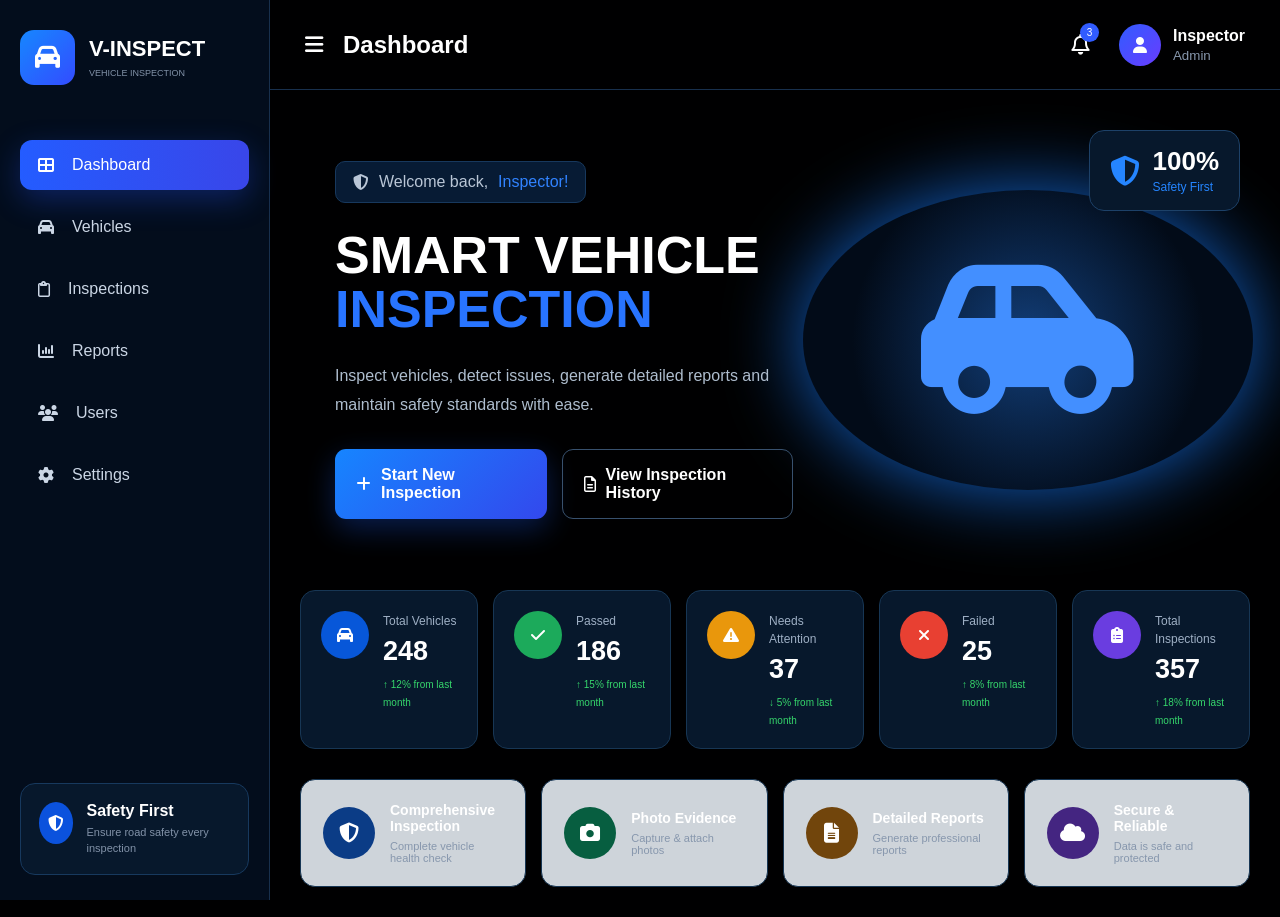
<file: index.html>
<!DOCTYPE html>
<html lang="en">

<head>

    <meta charset="UTF-8">

    <meta name="viewport"
          content="width=device-width, initial-scale=1.0">

    <title>V-INSPECT | Vehicle Inspection System</title>

    <link rel="stylesheet" href="style.css">

    <link rel="stylesheet"
          href="https://cdnjs.cloudflare.com/ajax/libs/font-awesome/6.5.2/css/all.min.css">

</head>


<body>

    <aside class="sidebar">

        <div class="logo">

            <div class="logo-icon">
                <i class="fa-solid fa-car"></i>
            </div>

            <div>
                <h2>V-INSPECT</h2>
                <span>VEHICLE INSPECTION</span>
            </div>

        </div>


        <nav class="sidebar-menu">

            <a href="#" class="active">
                <i class="fa-solid fa-table-cells-large"></i>
                Dashboard
            </a>

            <a href="#">
                <i class="fa-solid fa-car"></i>
                Vehicles
            </a>

            <a href="#">
                <i class="fa-regular fa-clipboard"></i>
                Inspections
            </a>

            <a href="#">
                <i class="fa-solid fa-chart-column"></i>
                Reports
            </a>

            <a href="#">
                <i class="fa-solid fa-users"></i>
                Users
            </a>

            <a href="#">
                <i class="fa-solid fa-gear"></i>
                Settings
            </a>

        </nav>


        <div class="safety-box">

            <div class="safety-icon">
                <i class="fa-solid fa-shield-halved"></i>
            </div>

            <div>
                <h4>Safety First</h4>
                <p>Ensure road safety every inspection</p>
            </div>

        </div>

    </aside>


    <main class="main">

        <header class="topbar">

            <div class="page-title">

                <button class="menu-btn">
                    <i class="fa-solid fa-bars"></i>
                </button>

                <h2>Dashboard</h2>

            </div>


            <div class="profile-area">

                <div class="notification">
                    <i class="fa-regular fa-bell"></i>
                    <span>3</span>
                </div>

                <div class="profile">

                    <div class="profile-image">
                        <i class="fa-solid fa-user"></i>
                    </div>

                    <div>
                        <strong>Inspector</strong>
                        <small>Admin</small>
                    </div>

                </div>

            </div>

        </header>


        <section class="hero">

            <div class="hero-content">

                <div class="welcome">
                    <i class="fa-solid fa-shield-halved"></i>
                    Welcome back, <span>Inspector!</span>
                </div>


                <h1>
                    SMART VEHICLE
                    <strong>INSPECTION</strong>
                </h1>


                <p>
                    Inspect vehicles, detect issues, generate
                    detailed reports and maintain safety
                    standards with ease.
                </p>


                <div class="hero-buttons">

                   <a href="pages/inspection.html" class="primary-btn">
    <i class="fa-solid fa-plus"></i>
    Start New Inspection
</a>

                    <a href="#" class="secondary-btn">
                        <i class="fa-regular fa-file-lines"></i>
                        View Inspection History
                    </a>

                </div>

            </div>


            <div class="hero-car">

                <div class="car-placeholder">
                    <i class="fa-solid fa-car-side"></i>
                </div>

                <div class="safety-badge">

                    <i class="fa-solid fa-shield-halved"></i>

                    <div>
                        <strong>100%</strong>
                        <span>Safety First</span>
                    </div>

                </div>

            </div>

        </section>


        <section class="statistics">


            <div class="stat-card blue">

                <div class="stat-icon">
                    <i class="fa-solid fa-car"></i>
                </div>

                <div>
                    <span>Total Vehicles</span>
                    <strong>248</strong>
                    <small>↑ 12% from last month</small>
                </div>

            </div>


            <div class="stat-card green">

                <div class="stat-icon">
                    <i class="fa-solid fa-check"></i>
                </div>

                <div>
                    <span>Passed</span>
                    <strong>186</strong>
                    <small>↑ 15% from last month</small>
                </div>

            </div>


            <div class="stat-card orange">

                <div class="stat-icon">
                    <i class="fa-solid fa-triangle-exclamation"></i>
                </div>

                <div>
                    <span>Needs Attention</span>
                    <strong>37</strong>
                    <small>↓ 5% from last month</small>
                </div>

            </div>


            <div class="stat-card red">

                <div class="stat-icon">
                    <i class="fa-solid fa-xmark"></i>
                </div>

                <div>
                    <span>Failed</span>
                    <strong>25</strong>
                    <small>↑ 8% from last month</small>
                </div>

            </div>


            <div class="stat-card purple">

                <div class="stat-icon">
                    <i class="fa-solid fa-clipboard-list"></i>
                </div>

                <div>
                    <span>Total Inspections</span>
                    <strong>357</strong>
                    <small>↑ 18% from last month</small>
                </div>

            </div>

        </section>


        <section class="features">


            <div class="feature-card">

                <div class="feature-icon blue-icon">
                    <i class="fa-solid fa-shield-halved"></i>
                </div>

                <div>
                    <h3>Comprehensive Inspection</h3>
                    <p>Complete vehicle health check</p>
                </div>

            </div>


            <div class="feature-card">

                <div class="feature-icon green-icon">
                    <i class="fa-solid fa-camera"></i>
                </div>

                <div>
                    <h3>Photo Evidence</h3>
                    <p>Capture & attach photos</p>
                </div>

            </div>


            <div class="feature-card">

                <div class="feature-icon orange-icon">
                    <i class="fa-solid fa-file-lines"></i>
                </div>

                <div>
                    <h3>Detailed Reports</h3>
                    <p>Generate professional reports</p>
                </div>

            </div>


            <div class="feature-card">

                <div class="feature-icon purple-icon">
                    <i class="fa-solid fa-cloud"></i>
                </div>

                <div>
                    <h3>Secure & Reliable</h3>
                    <p>Data is safe and protected</p>
                </div>

            </div>

        </section>

    </main>

</body>

</html>
</file>
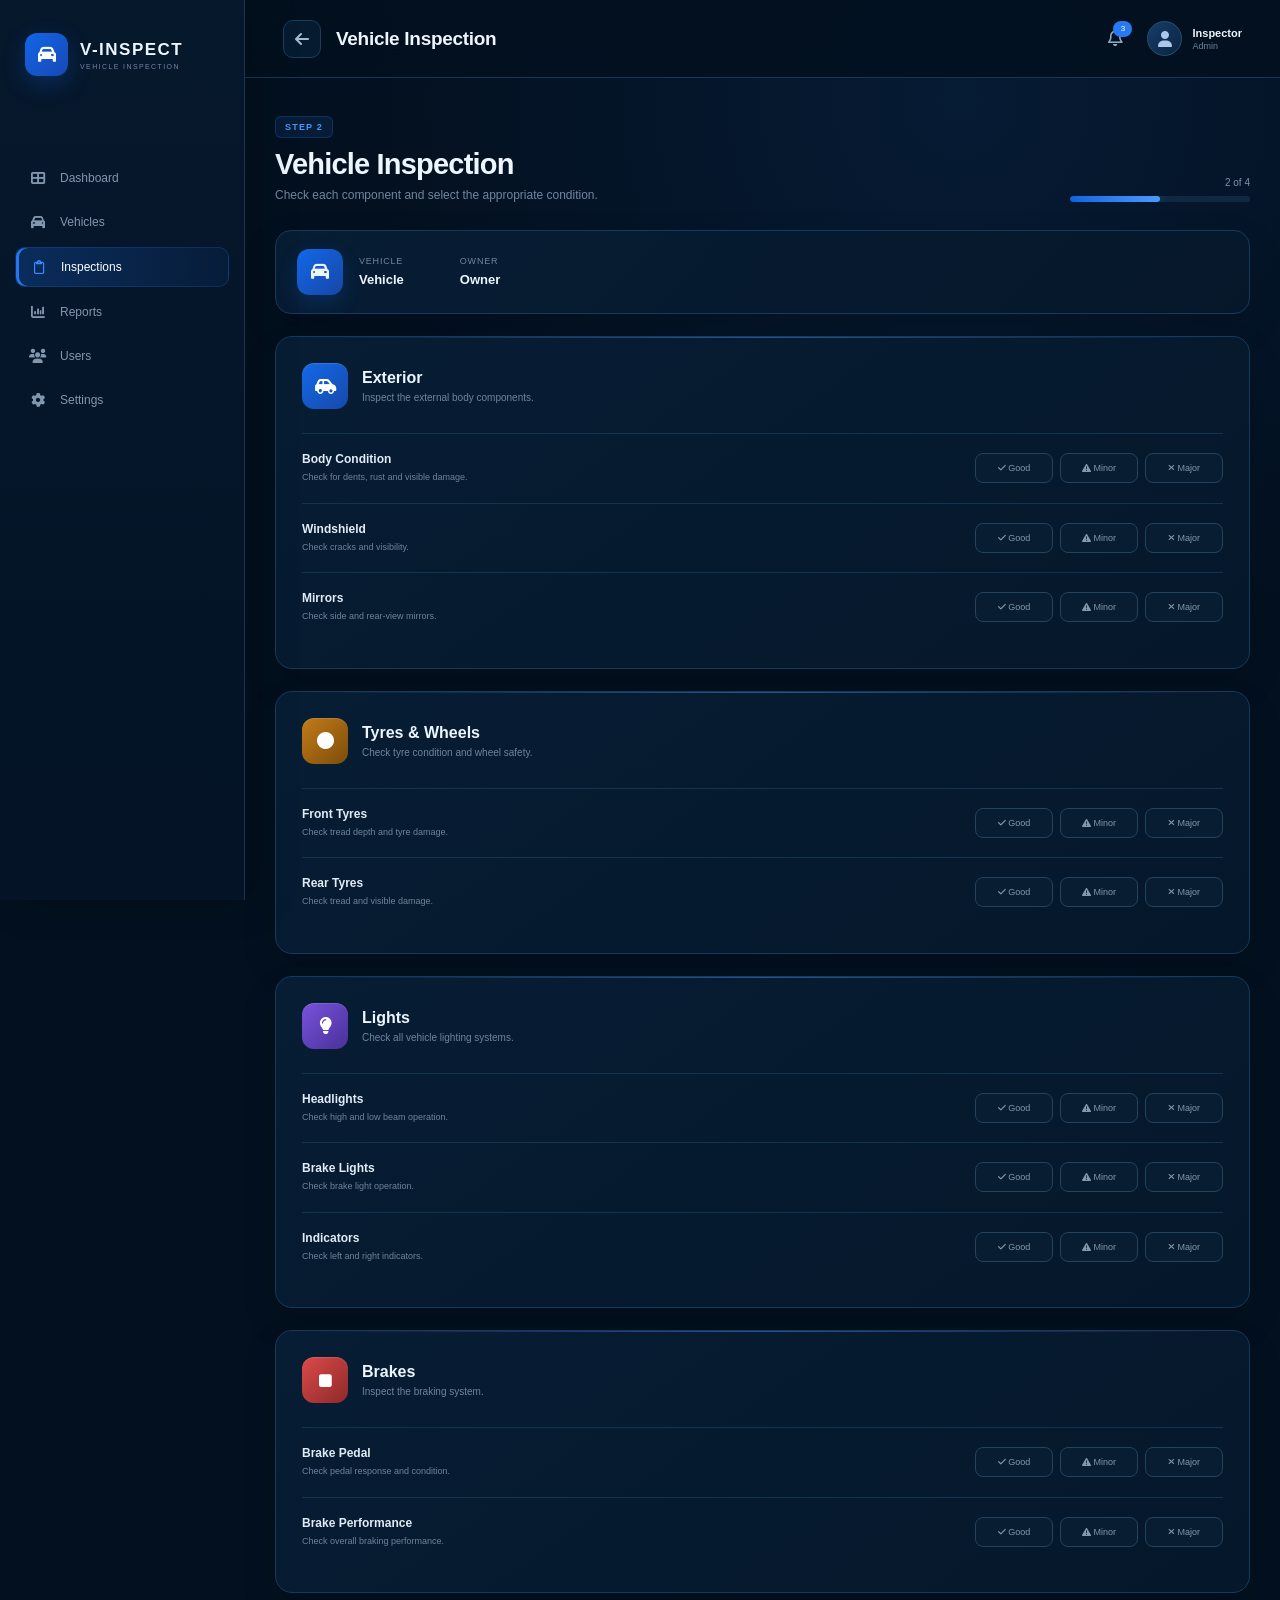
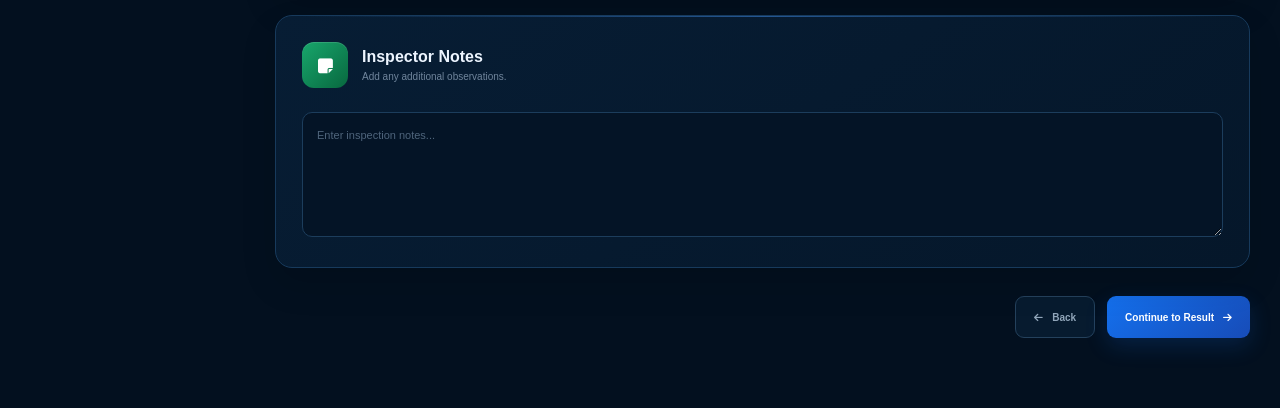
<file: pages/inspection-checklist.html>
<!DOCTYPE html>
<html lang="en">

<head>

    <meta charset="UTF-8">

    <meta name="viewport"
          content="width=device-width, initial-scale=1.0">

    <title>Vehicle Checklist | V-INSPECT</title>

    <link rel="stylesheet" href="../style.css">

    <link rel="stylesheet" href="../inspection.css">

    <link rel="stylesheet"
          href="https://cdnjs.cloudflare.com/ajax/libs/font-awesome/6.5.2/css/all.min.css">

</head>


<body>


<!-- SIDEBAR -->

<aside class="sidebar">

    <div class="logo">

        <div class="logo-icon">
            <i class="fa-solid fa-car"></i>
        </div>

        <div>
            <h2>V-INSPECT</h2>
            <span>VEHICLE INSPECTION</span>
        </div>

    </div>


    <nav class="sidebar-menu">

        <a href="../index.html">
            <i class="fa-solid fa-table-cells-large"></i>
            Dashboard
        </a>

        <a href="vehicles.html">
            <i class="fa-solid fa-car"></i>
            Vehicles
        </a>

        <a href="inspection.html" class="active">
            <i class="fa-regular fa-clipboard"></i>
            Inspections
        </a>

        <a href="reports.html">
            <i class="fa-solid fa-chart-column"></i>
            Reports
        </a>

        <a href="#">
            <i class="fa-solid fa-users"></i>
            Users
        </a>

        <a href="#">
            <i class="fa-solid fa-gear"></i>
            Settings
        </a>

    </nav>

</aside>


<!-- MAIN -->

<main class="main">


    <!-- TOP BAR -->

    <header class="topbar">

        <div class="page-title">

            <a href="inspection.html"
               class="back-button">

                <i class="fa-solid fa-arrow-left"></i>

            </a>

            <h2>Vehicle Inspection</h2>

        </div>


        <div class="profile-area">

            <div class="notification">

                <i class="fa-regular fa-bell"></i>

                <span>3</span>

            </div>


            <div class="profile">

                <div class="profile-image">
                    <i class="fa-solid fa-user"></i>
                </div>

                <div>

                    <strong>Inspector</strong>

                    <small>Admin</small>

                </div>

            </div>

        </div>

    </header>


    <!-- CONTENT -->

    <section class="inspection-container">


        <!-- HEADING -->

        <div class="inspection-heading">

            <div>

                <span class="section-number">
                    STEP 2
                </span>

                <h1>Vehicle Inspection</h1>

                <p>
                    Check each component and select the
                    appropriate condition.
                </p>

            </div>


            <div class="progress">

                <span>2 of 4</span>

                <div class="progress-bar">

                    <div style="width: 50%;"></div>

                </div>

            </div>

        </div>


        <!-- VEHICLE SUMMARY -->

        <div class="vehicle-summary">

            <div class="summary-icon">

                <i class="fa-solid fa-car"></i>

            </div>

            <div>

                <span>Vehicle</span>

                <strong id="summaryVehicle">
                    Vehicle
                </strong>

            </div>

            <div>

                <span>Owner</span>

                <strong id="summaryOwner">
                    Owner
                </strong>

            </div>

        </div>


        <!-- EXTERIOR -->

        <div class="checklist-card">

            <div class="checklist-title">

                <div class="checklist-icon blue">
                    <i class="fa-solid fa-car-side"></i>
                </div>

                <div>
                    <h2>Exterior</h2>
                    <p>Inspect the external body components.</p>
                </div>

            </div>


            <div class="inspection-item">

                <div>
                    <strong>Body Condition</strong>
                    <p>Check for dents, rust and visible damage.</p>
                </div>

                <div class="condition-buttons">

                    <button type="button"
                            class="condition good">
                        <i class="fa-solid fa-check"></i>
                        Good
                    </button>

                    <button type="button"
                            class="condition minor">
                        <i class="fa-solid fa-triangle-exclamation"></i>
                        Minor
                    </button>

                    <button type="button"
                            class="condition major">
                        <i class="fa-solid fa-xmark"></i>
                        Major
                    </button>

                </div>

            </div>


            <div class="inspection-item">

                <div>
                    <strong>Windshield</strong>
                    <p>Check cracks and visibility.</p>
                </div>

                <div class="condition-buttons">

                    <button type="button"
                            class="condition good">
                        <i class="fa-solid fa-check"></i>
                        Good
                    </button>

                    <button type="button"
                            class="condition minor">
                        <i class="fa-solid fa-triangle-exclamation"></i>
                        Minor
                    </button>

                    <button type="button"
                            class="condition major">
                        <i class="fa-solid fa-xmark"></i>
                        Major
                    </button>

                </div>

            </div>


            <div class="inspection-item">

                <div>
                    <strong>Mirrors</strong>
                    <p>Check side and rear-view mirrors.</p>
                </div>

                <div class="condition-buttons">

                    <button type="button"
                            class="condition good">
                        <i class="fa-solid fa-check"></i>
                        Good
                    </button>

                    <button type="button"
                            class="condition minor">
                        <i class="fa-solid fa-triangle-exclamation"></i>
                        Minor
                    </button>

                    <button type="button"
                            class="condition major">
                        <i class="fa-solid fa-xmark"></i>
                        Major
                    </button>

                </div>

            </div>

        </div>


        <!-- TYRES -->

        <div class="checklist-card">

            <div class="checklist-title">

                <div class="checklist-icon orange">
                    <i class="fa-solid fa-circle"></i>
                </div>

                <div>
                    <h2>Tyres & Wheels</h2>
                    <p>Check tyre condition and wheel safety.</p>
                </div>

            </div>


            <div class="inspection-item">

                <div>
                    <strong>Front Tyres</strong>
                    <p>Check tread depth and tyre damage.</p>
                </div>

                <div class="condition-buttons">

                    <button type="button" class="condition good">
                        <i class="fa-solid fa-check"></i>
                        Good
                    </button>

                    <button type="button" class="condition minor">
                        <i class="fa-solid fa-triangle-exclamation"></i>
                        Minor
                    </button>

                    <button type="button" class="condition major">
                        <i class="fa-solid fa-xmark"></i>
                        Major
                    </button>

                </div>

            </div>


            <div class="inspection-item">

                <div>
                    <strong>Rear Tyres</strong>
                    <p>Check tread and visible damage.</p>
                </div>

                <div class="condition-buttons">

                    <button type="button" class="condition good">
                        <i class="fa-solid fa-check"></i>
                        Good
                    </button>

                    <button type="button" class="condition minor">
                        <i class="fa-solid fa-triangle-exclamation"></i>
                        Minor
                    </button>

                    <button type="button" class="condition major">
                        <i class="fa-solid fa-xmark"></i>
                        Major
                    </button>

                </div>

            </div>

        </div>


        <!-- LIGHTS -->

        <div class="checklist-card">

            <div class="checklist-title">

                <div class="checklist-icon purple">
                    <i class="fa-solid fa-lightbulb"></i>
                </div>

                <div>
                    <h2>Lights</h2>
                    <p>Check all vehicle lighting systems.</p>
                </div>

            </div>


            <div class="inspection-item">

                <div>
                    <strong>Headlights</strong>
                    <p>Check high and low beam operation.</p>
                </div>

                <div class="condition-buttons">

                    <button type="button" class="condition good">
                        <i class="fa-solid fa-check"></i>
                        Good
                    </button>

                    <button type="button" class="condition minor">
                        <i class="fa-solid fa-triangle-exclamation"></i>
                        Minor
                    </button>

                    <button type="button" class="condition major">
                        <i class="fa-solid fa-xmark"></i>
                        Major
                    </button>

                </div>

            </div>


            <div class="inspection-item">

                <div>
                    <strong>Brake Lights</strong>
                    <p>Check brake light operation.</p>
                </div>

                <div class="condition-buttons">

                    <button type="button" class="condition good">
                        <i class="fa-solid fa-check"></i>
                        Good
                    </button>

                    <button type="button" class="condition minor">
                        <i class="fa-solid fa-triangle-exclamation"></i>
                        Minor
                    </button>

                    <button type="button" class="condition major">
                        <i class="fa-solid fa-xmark"></i>
                        Major
                    </button>

                </div>

            </div>


            <div class="inspection-item">

                <div>
                    <strong>Indicators</strong>
                    <p>Check left and right indicators.</p>
                </div>

                <div class="condition-buttons">

                    <button type="button" class="condition good">
                        <i class="fa-solid fa-check"></i>
                        Good
                    </button>

                    <button type="button" class="condition minor">
                        <i class="fa-solid fa-triangle-exclamation"></i>
                        Minor
                    </button>

                    <button type="button" class="condition major">
                        <i class="fa-solid fa-xmark"></i>
                        Major
                    </button>

                </div>

            </div>

        </div>


        <!-- BRAKES -->

        <div class="checklist-card">

            <div class="checklist-title">

                <div class="checklist-icon red">
                    <i class="fa-solid fa-stop"></i>
                </div>

                <div>
                    <h2>Brakes</h2>
                    <p>Inspect the braking system.</p>
                </div>

            </div>


            <div class="inspection-item">

                <div>
                    <strong>Brake Pedal</strong>
                    <p>Check pedal response and condition.</p>
                </div>

                <div class="condition-buttons">

                    <button type="button" class="condition good">
                        <i class="fa-solid fa-check"></i>
                        Good
                    </button>

                    <button type="button" class="condition minor">
                        <i class="fa-solid fa-triangle-exclamation"></i>
                        Minor
                    </button>

                    <button type="button" class="condition major">
                        <i class="fa-solid fa-xmark"></i>
                        Major
                    </button>

                </div>

            </div>


            <div class="inspection-item">

                <div>
                    <strong>Brake Performance</strong>
                    <p>Check overall braking performance.</p>
                </div>

                <div class="condition-buttons">

                    <button type="button" class="condition good">
                        <i class="fa-solid fa-check"></i>
                        Good
                    </button>

                    <button type="button" class="condition minor">
                        <i class="fa-solid fa-triangle-exclamation"></i>
                        Minor
                    </button>

                    <button type="button" class="condition major">
                        <i class="fa-solid fa-xmark"></i>
                        Major
                    </button>

                </div>

            </div>

        </div>


        <!-- NOTES -->

        <div class="checklist-card">

            <div class="checklist-title">

                <div class="checklist-icon green">
                    <i class="fa-solid fa-note-sticky"></i>
                </div>

                <div>
                    <h2>Inspector Notes</h2>
                    <p>Add any additional observations.</p>
                </div>

            </div>


            <textarea
                id="inspectionNotes"
                class="inspection-notes"
                placeholder="Enter inspection notes..."></textarea>

        </div>


        <!-- ACTIONS -->

        <div class="form-actions">

            <a href="inspection.html"
               class="cancel-btn">

                <i class="fa-solid fa-arrow-left"></i>
                Back

            </a>


            <button
                type="button"
                class="next-btn"
                id="continueChecklist">

                Continue to Result

                <i class="fa-solid fa-arrow-right"></i>

            </button>

        </div>


    </section>

</main>


<script>

    /*
       Display vehicle information entered
       on Step 1.
    */

    const vehicle =
        localStorage.getItem("vehicleNumber");

    const owner =
        localStorage.getItem("ownerName");


    if (vehicle) {

        document.getElementById(
            "summaryVehicle"
        ).textContent = vehicle;

    }


    if (owner) {

        document.getElementById(
            "summaryOwner"
        ).textContent = owner;

    }


    /*
       Allow only one condition to be selected
       for each inspection item.
    */

    const inspectionItems =
        document.querySelectorAll(".inspection-item");


    inspectionItems.forEach(function(item) {

        const buttons =
            item.querySelectorAll(".condition");


      buttons.forEach(function(button) {

        button.addEventListener("click", function() {

            buttons.forEach(function(btn) {

                btn.classList.remove("selected");

        });

        button.classList.add("selected");

    });

});

    });
document.getElementById("continueChecklist").addEventListener("click", function () {

    let good = 0;
    let minor = 0;
    let major = 0;

    const items = document.querySelectorAll(".inspection-item");

    items.forEach(function (item) {

        const selected = item.querySelector(".condition.selected");

        if (selected) {

            if (selected.classList.contains("good")) {
                good++;
            }

            else if (selected.classList.contains("minor")) {
                minor++;
            }

            else if (selected.classList.contains("major")) {
                major++;
            }

        }

    });

    const notes = document.getElementById("inspectionNotes").value;

    localStorage.setItem("goodCount", good);
    localStorage.setItem("minorCount", minor);
    localStorage.setItem("majorCount", major);
    localStorage.setItem("inspectionNotes", notes);

    window.location.href = "inspection-result.html";

});


</script>


</body>

</html>
</file>
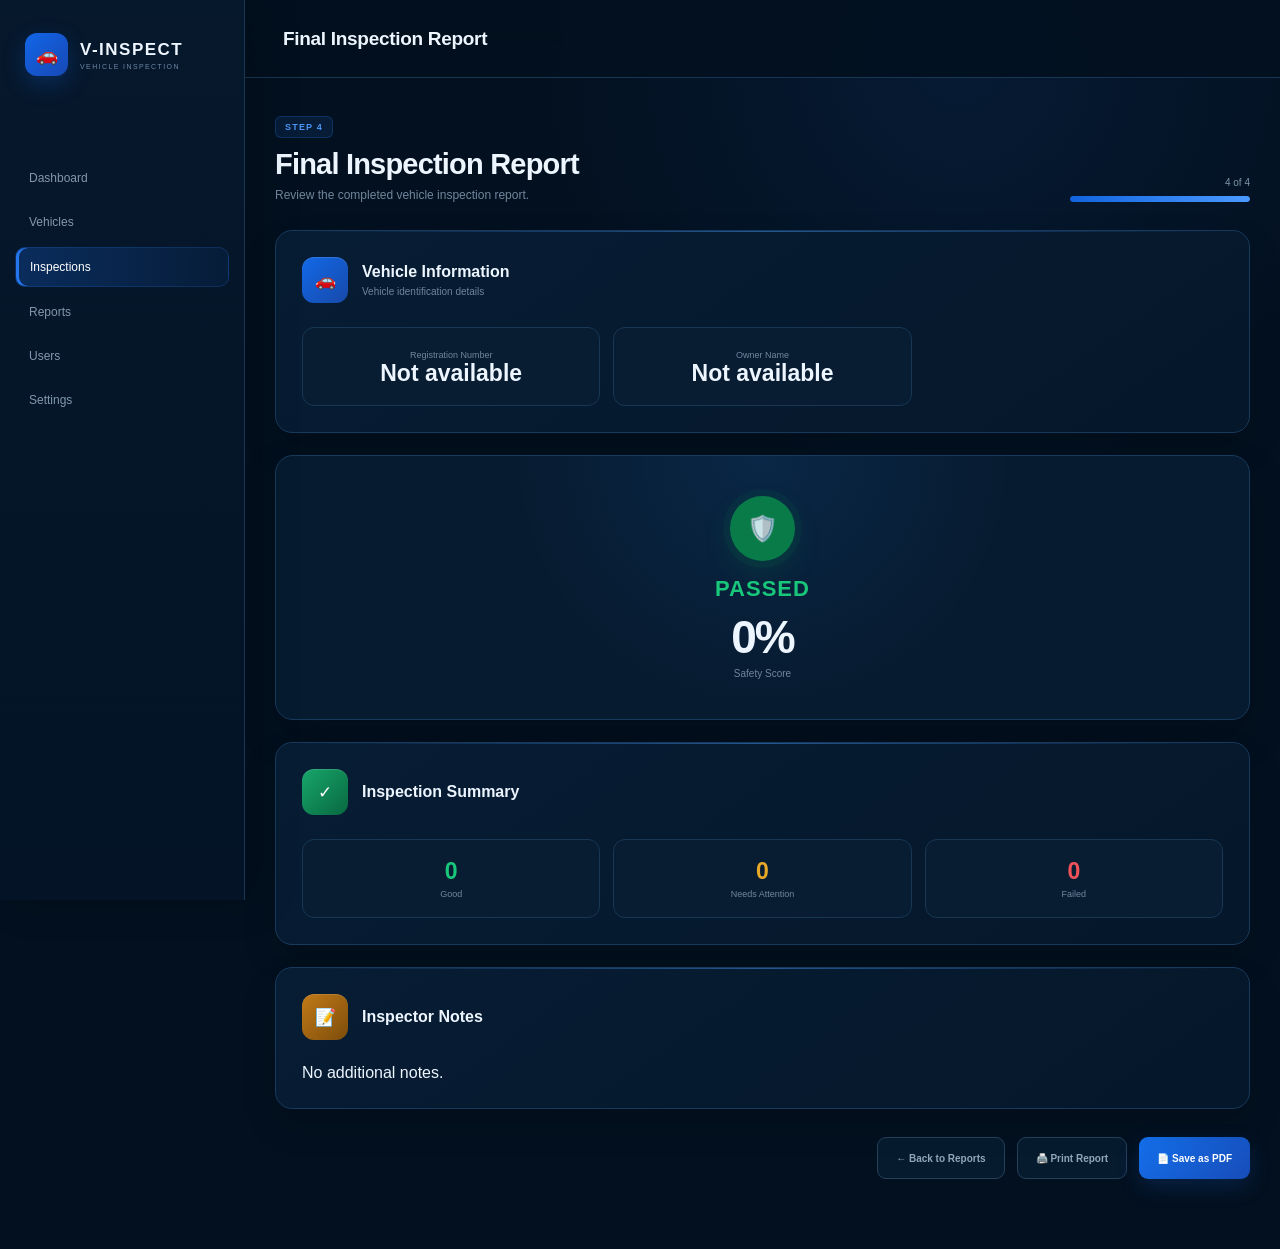
<file: pages/inspection-report.html>
<!DOCTYPE html>
<html lang="en">

<head>

    <meta charset="UTF-8">

    <meta name="viewport"
          content="width=device-width, initial-scale=1.0">

    <title>Inspection Report | V-INSPECT</title>

    <link rel="stylesheet" href="../style.css">

    <link rel="stylesheet" href="../inspection.css">

</head>


<body>


    <!-- ==========================================
         SIDEBAR
    =========================================== -->

    <aside class="sidebar">

        <div class="logo">

            <div class="logo-icon">
                🚗
            </div>

            <div>

                <h2>V-INSPECT</h2>

                <span>
                    VEHICLE INSPECTION
                </span>

            </div>

        </div>


        <nav class="sidebar-menu">

            <a href="../index.html">
                Dashboard
            </a>


            <a href="vehicles.html">
                Vehicles
            </a>


            <a href="inspection.html"
               class="active">

                Inspections

            </a>


            <a href="reports.html">
                Reports
            </a>


            <a href="#">
                Users
            </a>


            <a href="#">
                Settings
            </a>

        </nav>

    </aside>



    <!-- ==========================================
         MAIN CONTENT
    =========================================== -->

    <main class="main">


        <!-- TOP BAR -->

        <header class="topbar">

            <div class="page-title">

                <h2>
                    Final Inspection Report
                </h2>

            </div>

        </header>



        <!-- ==========================================
             INSPECTION CONTENT
        =========================================== -->

        <section class="inspection-container">


            <!-- HEADING -->

            <div class="inspection-heading">

                <div>

                    <span class="section-number">
                        STEP 4
                    </span>


                    <h1>
                        Final Inspection Report
                    </h1>


                    <p>
                        Review the completed vehicle inspection report.
                    </p>

                </div>


                <div class="progress">

                    <span>
                        4 of 4
                    </span>


                    <div class="progress-bar">

                        <div style="width:100%;"></div>

                    </div>

                </div>

            </div>



            <!-- ==========================================
                 VEHICLE INFORMATION
            =========================================== -->

            <div class="checklist-card">


                <div class="checklist-title">


                    <div class="checklist-icon blue">
                        🚗
                    </div>


                    <div>

                        <h2>
                            Vehicle Information
                        </h2>


                        <p>
                            Vehicle identification details
                        </p>

                    </div>


                </div>



                <div class="result-summary">


                    <div class="summary-box">

                        <span>
                            Registration Number
                        </span>


                        <strong id="reportVehicle">
                            -
                        </strong>

                    </div>



                    <div class="summary-box">

                        <span>
                            Owner Name
                        </span>


                        <strong id="reportOwner">
                            -
                        </strong>

                    </div>


                </div>

            </div>



            <!-- ==========================================
                 INSPECTION RESULT
            =========================================== -->

            <div class="result-card">


                <div class="result-icon">
                    🛡️
                </div>


                <h2 id="reportStatus">
                    PASSED
                </h2>


                <div class="score">


                    <strong id="reportScore">
                        0%
                    </strong>


                    <span>
                        Safety Score
                    </span>


                </div>

            </div>



            <!-- ==========================================
                 INSPECTION SUMMARY
            =========================================== -->

            <div class="checklist-card">


                <div class="checklist-title">


                    <div class="checklist-icon green">
                        ✓
                    </div>


                    <div>

                        <h2>
                            Inspection Summary
                        </h2>

                    </div>


                </div>



                <div class="result-summary">


                    <div class="summary-box good-box">

                        <strong id="reportGood">
                            0
                        </strong>


                        <span>
                            Good
                        </span>

                    </div>



                    <div class="summary-box minor-box">

                        <strong id="reportMinor">
                            0
                        </strong>


                        <span>
                            Needs Attention
                        </span>

                    </div>



                    <div class="summary-box major-box">

                        <strong id="reportMajor">
                            0
                        </strong>


                        <span>
                            Failed
                        </span>

                    </div>


                </div>

            </div>



            <!-- ==========================================
                 INSPECTOR NOTES
            =========================================== -->

            <div class="checklist-card">


                <div class="checklist-title">


                    <div class="checklist-icon orange">
                        📝
                    </div>


                    <div>

                        <h2>
                            Inspector Notes
                        </h2>

                    </div>


                </div>


                <p id="reportNotes">
                    No additional notes.
                </p>


            </div>



            <!-- ==========================================
                 ACTION BUTTONS
            =========================================== -->

            <div class="form-actions">


                <button
                    class="cancel-btn"
                    onclick="goBackToReports()">

                    ← Back to Reports

                </button>



                <button
                    class="cancel-btn"
                    onclick="window.print()">

                    🖨️ Print Report

                </button>



                <button
                    class="next-btn"
                    onclick="window.print()">

                    📄 Save as PDF

                </button>


            </div>


        </section>


    </main>



    <!-- ==========================================
         JAVASCRIPT
    =========================================== -->

    <script>


        // ==========================================
        // GET SELECTED INSPECTION ID
        // ==========================================

        const selectedId =
            localStorage.getItem(
                "selectedInspectionId"
            );



        // ==========================================
        // GET ALL SAVED INSPECTIONS
        // ==========================================

        const inspections =
            JSON.parse(
                localStorage.getItem("inspections")
            ) || [];



        // ==========================================
        // FIND SELECTED INSPECTION
        // ==========================================

        let inspection = null;



        if (selectedId) {

            inspection =
                inspections.find(
                    item =>
                        String(item.id) ===
                        String(selectedId)
                );

        }



        // ==========================================
        // IF NO SELECTED INSPECTION
        // USE CURRENT INSPECTION DATA
        // ==========================================

        if (!inspection) {


            const vehicle =
                localStorage.getItem(
                    "vehicleNumber"
                ) || "Not available";


            const owner =
                localStorage.getItem(
                    "ownerName"
                ) || "Not available";


            const good =
                Number(
                    localStorage.getItem(
                        "goodCount"
                    )
                ) || 0;


            const minor =
                Number(
                    localStorage.getItem(
                        "minorCount"
                    )
                ) || 0;


            const major =
                Number(
                    localStorage.getItem(
                        "majorCount"
                    )
                ) || 0;


            const notes =
                localStorage.getItem(
                    "inspectionNotes"
                ) || "No additional notes.";



            // Calculate score

            const total =
                good + minor + major;


            let score = 0;


            if (total > 0) {

                score =
                    Math.round(
                        (
                            (
                                good +
                                (minor * 0.5)
                            ) / total
                        ) * 100
                    );

            }



            // Determine status

            let status =
                "PASSED";


            if (major > 0) {

                status =
                    "FAILED";

            }

            else if (minor > 0) {

                status =
                    "NEEDS ATTENTION";

            }



            // Create temporary display object

            inspection = {

                vehicle: vehicle,

                owner: owner,

                good: good,

                minor: minor,

                major: major,

                score: score,

                status: status,

                notes: notes

            };

        }



        // ==========================================
        // DISPLAY INSPECTION
        // ==========================================

        document.getElementById(
            "reportVehicle"
        ).textContent =
            inspection.vehicle || "-";



        document.getElementById(
            "reportOwner"
        ).textContent =
            inspection.owner || "-";



        document.getElementById(
            "reportGood"
        ).textContent =
            inspection.good || 0;



        document.getElementById(
            "reportMinor"
        ).textContent =
            inspection.minor || 0;



        document.getElementById(
            "reportMajor"
        ).textContent =
            inspection.major || 0;



        document.getElementById(
            "reportScore"
        ).textContent =
            (inspection.score || 0) + "%";



        document.getElementById(
            "reportStatus"
        ).textContent =
            inspection.status || "PASSED";



        document.getElementById(
            "reportNotes"
        ).textContent =
            inspection.notes ||
            "No additional notes.";



        // ==========================================
        // BACK TO REPORTS
        // ==========================================

        function goBackToReports() {

            window.location.href =
                "reports.html";

        }


    </script>


</body>

</html>
</file>
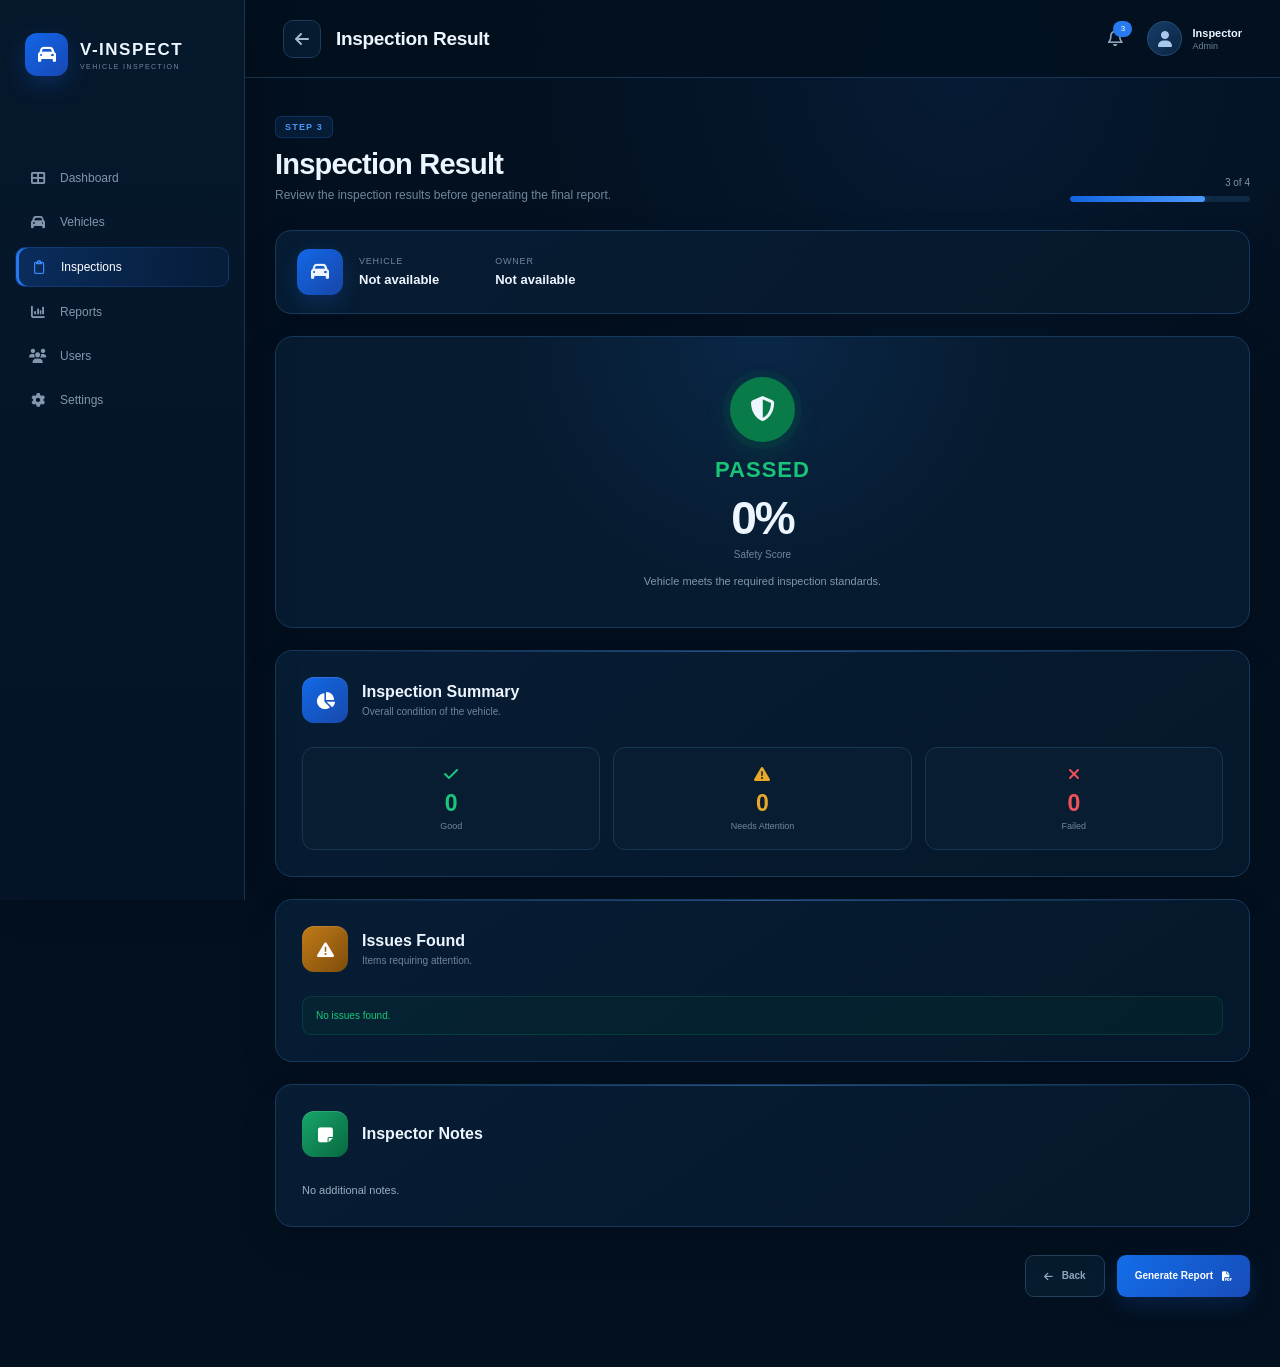
<file: pages/inspection-result.html>
<!DOCTYPE html>
<html lang="en">

<head>

    <meta charset="UTF-8">

    <meta name="viewport"
          content="width=device-width, initial-scale=1.0">

    <title>Inspection Result | V-INSPECT</title>

    <link rel="stylesheet" href="../style.css">

    <link rel="stylesheet" href="../inspection.css">

    <link rel="stylesheet"
          href="https://cdnjs.cloudflare.com/ajax/libs/font-awesome/6.5.2/css/all.min.css">

</head>


<body>


<!-- =========================
     SIDEBAR
========================= -->

<aside class="sidebar">

    <div class="logo">

        <div class="logo-icon">
            <i class="fa-solid fa-car"></i>
        </div>

        <div>
            <h2>V-INSPECT</h2>
            <span>VEHICLE INSPECTION</span>
        </div>

    </div>


    <nav class="sidebar-menu">

        <a href="../index.html">
            <i class="fa-solid fa-table-cells-large"></i>
            Dashboard
        </a>

        <a href="vehicles.html">
            <i class="fa-solid fa-car"></i>
            Vehicles
        </a>

        <a href="inspection.html" class="active">
            <i class="fa-regular fa-clipboard"></i>
            Inspections
        </a>

        <a href="reports.html">
            <i class="fa-solid fa-chart-column"></i>
            Reports
        </a>

        <a href="#">
            <i class="fa-solid fa-users"></i>
            Users
        </a>

        <a href="#">
            <i class="fa-solid fa-gear"></i>
            Settings
        </a>

    </nav>

</aside>



<!-- =========================
     MAIN CONTENT
========================= -->

<main class="main">


<header class="topbar">

    <div class="page-title">

        <a href="inspection-checklist.html"
           class="back-button">

            <i class="fa-solid fa-arrow-left"></i>

        </a>

        <h2>
            Inspection Result
        </h2>

    </div>


    <div class="profile-area">

        <div class="notification">

            <i class="fa-regular fa-bell"></i>

            <span>3</span>

        </div>


        <div class="profile">

            <div class="profile-image">
                <i class="fa-solid fa-user"></i>
            </div>

            <div>

                <strong>Inspector</strong>

                <small>Admin</small>

            </div>

        </div>

    </div>

</header>



<section class="inspection-container">


    <!-- =========================
         HEADING
    ========================= -->

    <div class="inspection-heading">

        <div>

            <span class="section-number">
                STEP 3
            </span>

            <h1>
                Inspection Result
            </h1>

            <p>
                Review the inspection results before
                generating the final report.
            </p>

        </div>


        <div class="progress">

            <span>
                3 of 4
            </span>

            <div class="progress-bar">

                <div style="width:75%;"></div>

            </div>

        </div>

    </div>



    <!-- =========================
         VEHICLE INFORMATION
    ========================= -->

    <div class="vehicle-summary">


        <div class="summary-icon">

            <i class="fa-solid fa-car"></i>

        </div>


        <div>

            <span>
                Vehicle
            </span>

            <strong id="resultVehicle">
                Vehicle
            </strong>

        </div>


        <div>

            <span>
                Owner
            </span>

            <strong id="resultOwner">
                Owner
            </strong>

        </div>


    </div>



    <!-- =========================
         RESULT
    ========================= -->

    <div class="result-card">

        <div class="result-icon">

            <i class="fa-solid fa-shield-halved"></i>

        </div>


        <h2 id="resultStatus">
            PASSED
        </h2>


        <div class="score">

            <strong id="score">
                0%
            </strong>

            <span>
                Safety Score
            </span>

        </div>


        <p id="resultMessage">

            Vehicle meets the required
            inspection standards.

        </p>

    </div>



    <!-- =========================
         SUMMARY
    ========================= -->

    <div class="checklist-card">


        <div class="checklist-title">

            <div class="checklist-icon blue">

                <i class="fa-solid fa-chart-pie"></i>

            </div>


            <div>

                <h2>
                    Inspection Summary
                </h2>

                <p>
                    Overall condition of the vehicle.
                </p>

            </div>

        </div>



        <div class="result-summary">


            <div class="summary-box good-box">

                <i class="fa-solid fa-check"></i>

                <strong id="goodCount">
                    0
                </strong>

                <span>
                    Good
                </span>

            </div>


            <div class="summary-box minor-box">

                <i class="fa-solid fa-triangle-exclamation"></i>

                <strong id="minorCount">
                    0
                </strong>

                <span>
                    Needs Attention
                </span>

            </div>


            <div class="summary-box major-box">

                <i class="fa-solid fa-xmark"></i>

                <strong id="majorCount">
                    0
                </strong>

                <span>
                    Failed
                </span>

            </div>


        </div>

    </div>



    <!-- =========================
         ISSUES
    ========================= -->

    <div class="checklist-card">


        <div class="checklist-title">

            <div class="checklist-icon orange">

                <i class="fa-solid fa-triangle-exclamation"></i>

            </div>


            <div>

                <h2>
                    Issues Found
                </h2>

                <p>
                    Items requiring attention.
                </p>

            </div>

        </div>


        <div id="issuesList">

            <p class="no-issues">
                No issues found.
            </p>

        </div>


    </div>



    <!-- =========================
         NOTES
    ========================= -->

    <div class="checklist-card">


        <div class="checklist-title">

            <div class="checklist-icon green">

                <i class="fa-solid fa-note-sticky"></i>

            </div>


            <div>

                <h2>
                    Inspector Notes
                </h2>

            </div>

        </div>


        <p id="resultNotes"
           class="result-notes">

            No additional notes.

        </p>


    </div>



    <!-- =========================
         BUTTONS
    ========================= -->

    <div class="form-actions">


        <a href="inspection-checklist.html"
           class="cancel-btn">

            <i class="fa-solid fa-arrow-left"></i>

            Back

        </a>


        <button
            type="button"
            class="next-btn"
            onclick="saveInspection()">

            Generate Report

            <i class="fa-solid fa-file-pdf"></i>

        </button>


    </div>


</section>

</main>



<script>


/* ==========================================
   GET INSPECTION DATA
========================================== */

const vehicle =
    localStorage.getItem("vehicleNumber") ||
    "Not available";


const owner =
    localStorage.getItem("ownerName") ||
    "Not available";


const good =
    Number(
        localStorage.getItem("goodCount")
    ) || 0;


const minor =
    Number(
        localStorage.getItem("minorCount")
    ) || 0;


const major =
    Number(
        localStorage.getItem("majorCount")
    ) || 0;


const notes =
    localStorage.getItem("inspectionNotes") ||
    "No additional notes.";



/* ==========================================
   DISPLAY VEHICLE
========================================== */

document.getElementById(
    "resultVehicle"
).textContent = vehicle;


document.getElementById(
    "resultOwner"
).textContent = owner;



/* ==========================================
   DISPLAY COUNTS
========================================== */

document.getElementById(
    "goodCount"
).textContent = good;


document.getElementById(
    "minorCount"
).textContent = minor;


document.getElementById(
    "majorCount"
).textContent = major;



/* ==========================================
   CALCULATE SCORE
========================================== */

const total =
    good + minor + major;


let score = 0;


if (total > 0) {

    score =
        Math.round(
            (
                (
                    good +
                    (minor * 0.5)
                ) / total
            ) * 100
        );

}


document.getElementById(
    "score"
).textContent =
    score + "%";



/* ==========================================
   DETERMINE STATUS
========================================== */

let inspectionStatus =
    "PASSED";


const statusElement =
    document.getElementById(
        "resultStatus"
    );


const messageElement =
    document.getElementById(
        "resultMessage"
    );


if (major > 0) {

    inspectionStatus =
        "FAILED";

    statusElement.textContent =
        "FAILED";

    statusElement.style.color =
        "#ed4b4b";

    messageElement.textContent =
        "Major issues were found. The vehicle requires attention before approval.";

}


else if (minor > 0) {

    inspectionStatus =
        "NEEDS ATTENTION";

    statusElement.textContent =
        "NEEDS ATTENTION";

    statusElement.style.color =
        "#e6a516";

    messageElement.textContent =
        "Minor issues were found. Review the recommended repairs.";

}


else {

    inspectionStatus =
        "PASSED";

    statusElement.textContent =
        "PASSED";

    statusElement.style.color =
        "#18c477";

    messageElement.textContent =
        "Vehicle meets the required inspection standards.";

}



/* ==========================================
   DISPLAY NOTES
========================================== */

document.getElementById(
    "resultNotes"
).textContent = notes;



/* ==========================================
   SAVE INSPECTION
========================================== */

function saveInspection() {


    /* Get old inspections */

    let inspections =
        JSON.parse(
            localStorage.getItem(
                "inspections"
            )
        ) || [];



    /* Create a unique ID */

    const inspectionId =
        Date.now();



    /* Create inspection */

    const inspection = {

        id: inspectionId,

        vehicle: vehicle,

        owner: owner,

        good: good,

        minor: minor,

        major: major,

        score: score,

        status: inspectionStatus,

        notes: notes,

        date:
            new Date().toLocaleDateString()

    };



    /* Add inspection */

    inspections.push(
        inspection
    );



    /* Save inspections */

    localStorage.setItem(
        "inspections",
        JSON.stringify(
            inspections
        )
    );



    /* Remember selected inspection */

    localStorage.setItem(
        "selectedInspectionId",
        inspectionId
    );



    /* Open final report */

    window.location.href =
        "inspection-report.html";

}


</script>


</body>

</html>
</file>
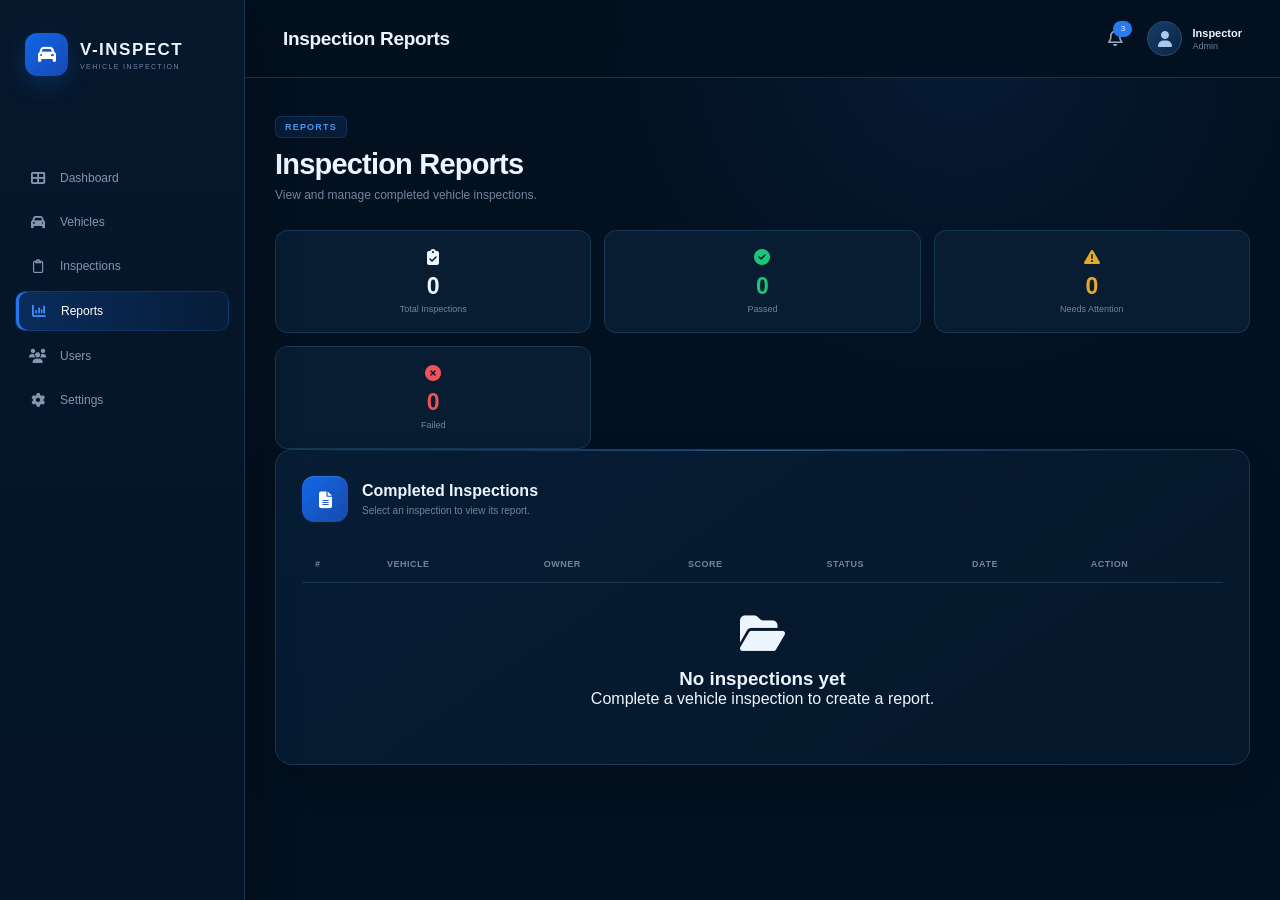
<file: pages/reports.html>
<!DOCTYPE html>
<html lang="en">

<head>

    <meta charset="UTF-8">

    <meta name="viewport"
          content="width=device-width, initial-scale=1.0">

    <title>Reports | V-INSPECT</title>

    <link rel="stylesheet" href="../style.css">

    <link rel="stylesheet" href="../inspection.css">

    <link rel="stylesheet"
          href="https://cdnjs.cloudflare.com/ajax/libs/font-awesome/6.5.2/css/all.min.css">

</head>


<body>


<!-- SIDEBAR -->

<aside class="sidebar">

    <div class="logo">

        <div class="logo-icon">
            <i class="fa-solid fa-car"></i>
        </div>

        <div>

            <h2>V-INSPECT</h2>

            <span>
                VEHICLE INSPECTION
            </span>

        </div>

    </div>


    <nav class="sidebar-menu">

        <a href="../index.html">

            <i class="fa-solid fa-table-cells-large"></i>

            Dashboard

        </a>


        <a href="vehicles.html">

            <i class="fa-solid fa-car"></i>

            Vehicles

        </a>


        <a href="inspection.html">

            <i class="fa-regular fa-clipboard"></i>

            Inspections

        </a>


        <a href="reports.html"
           class="active">

            <i class="fa-solid fa-chart-column"></i>

            Reports

        </a>


        <a href="#">

            <i class="fa-solid fa-users"></i>

            Users

        </a>


        <a href="#">

            <i class="fa-solid fa-gear"></i>

            Settings

        </a>

    </nav>

</aside>



<!-- MAIN -->

<main class="main">


<!-- TOPBAR -->

<header class="topbar">

    <div class="page-title">

        <h2>
            Inspection Reports
        </h2>

    </div>


    <div class="profile-area">

        <div class="notification">

            <i class="fa-regular fa-bell"></i>

            <span>3</span>

        </div>


        <div class="profile">

            <div class="profile-image">

                <i class="fa-solid fa-user"></i>

            </div>


            <div>

                <strong>
                    Inspector
                </strong>

                <small>
                    Admin
                </small>

            </div>

        </div>

    </div>

</header>



<!-- CONTENT -->

<section class="inspection-container">


    <!-- PAGE HEADING -->

    <div class="inspection-heading">

        <div>

            <span class="section-number">
                REPORTS
            </span>

            <h1>
                Inspection Reports
            </h1>

            <p>
                View and manage completed vehicle inspections.
            </p>

        </div>

    </div>



    <!-- STATISTICS -->

    <div class="result-summary">


        <div class="summary-box">

            <i class="fa-solid fa-clipboard-check"></i>

            <strong id="totalInspections">
                0
            </strong>

            <span>
                Total Inspections
            </span>

        </div>


        <div class="summary-box good-box">

            <i class="fa-solid fa-circle-check"></i>

            <strong id="passedInspections">
                0
            </strong>

            <span>
                Passed
            </span>

        </div>


        <div class="summary-box minor-box">

            <i class="fa-solid fa-triangle-exclamation"></i>

            <strong id="attentionInspections">
                0
            </strong>

            <span>
                Needs Attention
            </span>

        </div>


        <div class="summary-box major-box">

            <i class="fa-solid fa-circle-xmark"></i>

            <strong id="failedInspections">
                0
            </strong>

            <span>
                Failed
            </span>

        </div>


    </div>



    <!-- REPORT TABLE -->

    <div class="checklist-card">


        <div class="checklist-title">

            <div class="checklist-icon blue">

                <i class="fa-solid fa-file-lines"></i>

            </div>


            <div>

                <h2>
                    Completed Inspections
                </h2>

                <p>
                    Select an inspection to view its report.
                </p>

            </div>

        </div>



        <div class="table-container">

            <table class="inspection-table">

                <thead>

                    <tr>

                        <th>
                            #
                        </th>

                        <th>
                            Vehicle
                        </th>

                        <th>
                            Owner
                        </th>

                        <th>
                            Score
                        </th>

                        <th>
                            Status
                        </th>

                        <th>
                            Date
                        </th>

                        <th>
                            Action
                        </th>

                    </tr>

                </thead>


                <tbody id="reportsTable">

                </tbody>

            </table>

        </div>


        <div id="emptyMessage"
             style="display:none; text-align:center; padding:30px;">

            <i class="fa-solid fa-folder-open"
               style="font-size:40px; margin-bottom:15px;">
            </i>

            <h3>
                No inspections yet
            </h3>

            <p>
                Complete a vehicle inspection to create a report.
            </p>

        </div>


    </div>



</section>

</main>



<script>


// ==========================================
// GET SAVED INSPECTIONS
// ==========================================

let inspections =
    JSON.parse(
        localStorage.getItem(
            "inspections"
        )
    ) || [];



// ==========================================
// STATISTICS
// ==========================================

let passed = 0;

let attention = 0;

let failed = 0;


inspections.forEach(
    function(inspection) {

        if (
            inspection.status === "PASSED"
        ) {

            passed++;

        }

        else if (
            inspection.status === "NEEDS ATTENTION"
        ) {

            attention++;

        }

        else if (
            inspection.status === "FAILED"
        ) {

            failed++;

        }

    }
);



// ==========================================
// DISPLAY STATISTICS
// ==========================================

document.getElementById(
    "totalInspections"
).textContent =
    inspections.length;


document.getElementById(
    "passedInspections"
).textContent =
    passed;


document.getElementById(
    "attentionInspections"
).textContent =
    attention;


document.getElementById(
    "failedInspections"
).textContent =
    failed;



// ==========================================
// DISPLAY TABLE
// ==========================================

const table =
    document.getElementById(
        "reportsTable"
    );


const emptyMessage =
    document.getElementById(
        "emptyMessage"
    );



if (inspections.length === 0) {

    emptyMessage.style.display =
        "block";

}


else {

    // Show newest first

    inspections
        .slice()
        .reverse()
        .forEach(
            function(inspection, index) {


                const row =
                    document.createElement(
                        "tr"
                    );


                // Status class

                let statusClass =
                    "status-passed";


                if (
                    inspection.status ===
                    "FAILED"
                ) {

                    statusClass =
                        "status-failed";

                }

                else if (
                    inspection.status ===
                    "NEEDS ATTENTION"
                ) {

                    statusClass =
                        "status-attention";

                }



                row.innerHTML = `

                    <td>
                        ${index + 1}
                    </td>

                    <td>
                        <strong>
                            ${inspection.vehicle}
                        </strong>
                    </td>

                    <td>
                        ${inspection.owner}
                    </td>

                    <td>
                        <strong>
                            ${inspection.score}%
                        </strong>
                    </td>

                    <td>

                        <span class="${statusClass}">
                            ${inspection.status}
                        </span>

                    </td>

                    <td>
                        ${inspection.date}
                    </td>

                    <td>

                        <button
                            class="next-btn"
                            onclick="viewReport(${inspection.id})">

                            <i class="fa-solid fa-eye"></i>

                            View

                        </button>

                    </td>

                `;


                table.appendChild(
                    row
                );

            }
        );

}



// ==========================================
// VIEW SPECIFIC REPORT
// ==========================================

function viewReport(id) {

    localStorage.setItem(
        "selectedInspectionId",
        id
    );


    window.location.href =
        "inspection-report.html";

}


</script>


</body>

</html>
</file>
<file: style.css>
* {
    margin: 0;
    padding: 0;
    box-sizing: border-box;
}

body {
    font-family: Arial, sans-serif;
    background: #000001;
    color: white;
}


/* SIDEBAR */

.sidebar {
    position: fixed;
    left: 0;
    top: 0;

    width: 270px;
    height: 100vh;

    background: #030d1c;

    border-right: 1px solid #18304d;

    padding: 30px 20px;
}


.logo {
    display: flex;
    align-items: center;

    gap: 14px;

    margin-bottom: 55px;
}


.logo-icon {
    width: 55px;
    height: 55px;

    background: linear-gradient(
        135deg,
        #1687ff,
        #334cff
    );

    border-radius: 14px;

    display: flex;
    align-items: center;
    justify-content: center;

    font-size: 25px;
}


.logo h2 {
    font-size: 22px;
}


.logo span {
    font-size: 9px;
    color: #8292a8;
}


/* MENU */

.sidebar-menu {
    display: flex;
    flex-direction: column;

    gap: 12px;
}


.sidebar-menu a {
    color: #cbd6e5;

    text-decoration: none;

    padding: 16px 18px;

    border-radius: 12px;

    display: flex;
    align-items: center;

    gap: 18px;

    transition: 0.3s;
}


.sidebar-menu a:hover {
    background: #102640;
}


.sidebar-menu a.active {
    background: linear-gradient(
        90deg,
        #245cff,
        #3946e9
    );

    color: white;

    box-shadow:
        0 10px 30px rgba(35, 83, 255, 0.3);
}


/* SAFETY */

.safety-box {
    position: absolute;

    left: 20px;
    right: 20px;
    bottom: 25px;

    padding: 18px;

    background: #07182c;

    border: 1px solid #17395e;

    border-radius: 15px;

    display: flex;

    gap: 13px;
}


.safety-icon {
    width: 42px;
    height: 42px;

    border-radius: 50%;

    background: #0b52dd;

    display: flex;
    align-items: center;
    justify-content: center;
}


.safety-box h4 {
    margin-bottom: 5px;
}


.safety-box p {
    color: #8292a8;

    font-size: 11px;

    line-height: 1.4;
}


/* MAIN */

.main {
    margin-left: 270px;

    min-height: 100vh;
}


/* TOP BAR */

.topbar {
    height: 90px;

    padding: 0 35px;

    border-bottom: 1px solid #18304d;

    display: flex;

    align-items: center;

    justify-content: space-between;
}


.page-title {
    display: flex;

    align-items: center;

    gap: 20px;
}


.menu-btn {
    border: none;

    background: transparent;

    color: white;

    font-size: 21px;
}


.profile-area {
    display: flex;

    align-items: center;

    gap: 30px;
}


.notification {
    position: relative;

    font-size: 21px;
}


.notification span {
    position: absolute;

    top: -10px;
    right: -10px;

    background: #315cff;

    width: 19px;
    height: 19px;

    border-radius: 50%;

    font-size: 10px;

    display: flex;
    align-items: center;
    justify-content: center;
}


.profile {
    display: flex;

    align-items: center;

    gap: 12px;
}


.profile-image {
    width: 42px;
    height: 42px;

    background: linear-gradient(
        135deg,
        #315cff,
        #693cff
    );

    border-radius: 50%;

    display: flex;
    align-items: center;
    justify-content: center;
}


.profile small {
    display: block;

    color: #8797ad;

    margin-top: 3px;
}


/* HERO */

.hero {
    min-height: 500px;

    padding: 65px;

    position: relative;

    overflow: hidden;

    display: flex;

    align-items: center;
}


.hero-content {
    width: 52%;

    position: relative;

    z-index: 2;
}


.welcome {
    display: inline-flex;

    gap: 10px;

    align-items: center;

    padding: 11px 17px;

    background: #071b34;

    border: 1px solid #17385d;

    border-radius: 10px;

    margin-bottom: 25px;

    color: #b9c6d6;
}


.welcome span {
    color: #3183ff;
}


.hero h1 {
    font-size: 52px;

    line-height: 1.05;

    margin-bottom: 25px;
}


.hero h1 strong {
    display: block;

    color: #2874ff;
}


.hero p {
    max-width: 530px;

    color: #aebdce;

    font-size: 16px;

    line-height: 1.8;

    margin-bottom: 30px;
}


/* BUTTONS */

.hero-buttons {
    display: flex;

    gap: 15px;
}


.primary-btn,
.secondary-btn {
    padding: 16px 21px;

    border-radius: 11px;

    text-decoration: none;

    display: flex;

    align-items: center;

    gap: 10px;

    font-weight: bold;

    transition: 0.3s;
}


.primary-btn {
    color: white;

    background: linear-gradient(
        135deg,
        #1685ff,
        #3348ed
    );

    box-shadow:
        0 10px 30px rgba(30, 96, 255, 0.3);
}


.primary-btn:hover,
.secondary-btn:hover {
    transform: translateY(-3px);
}


.secondary-btn {
    color: white;

    border: 1px solid #38516e;
}


/* CAR AREA */

.hero-car {
    position: absolute;

    right: 0;
    top: 0;

    width: 50%;
    height: 100%;

    display: flex;

    align-items: center;
    justify-content: center;
}


.car-placeholder {
    width: 450px;
    height: 300px;

    border-radius: 50%;

    background:
        radial-gradient(
            circle,
            #123e79,
            #020b18 65%
        );

    display: flex;

    align-items: center;
    justify-content: center;

    font-size: 170px;

    color: #438fff;

    filter:
        drop-shadow(
            0 0 40px #1261c8
        );
}


.safety-badge {
    position: absolute;

    top: 40px;
    right: 40px;

    background: #07182c;

    border: 1px solid #1d4168;

    border-radius: 15px;

    padding: 15px 20px;

    display: flex;

    align-items: center;

    gap: 13px;
}


.safety-badge i {
    color: #2585ff;

    font-size: 30px;
}


.safety-badge strong {
    display: block;

    font-size: 26px;
}


.safety-badge span {
    color: #2585ff;

    font-size: 12px;
}


/* STATISTICS */

.statistics {
    padding: 0 30px 30px;

    display: grid;

    grid-template-columns:
        repeat(5, 1fr);

    gap: 15px;
}


.stat-card {
    background: #07182c;

    border: 1px solid #173654;

    border-radius: 15px;

    padding: 20px;

    display: flex;

    gap: 14px;

    transition: 0.3s;
}


.stat-card:hover {
    transform: translateY(-5px);

    border-color: #2874ff;
}


.stat-icon {
    min-width: 48px;
    height: 48px;

    border-radius: 50%;

    display: flex;

    align-items: center;
    justify-content: center;
}


.blue .stat-icon {
    background: #0757d9;
}

.green .stat-icon {
    background: #1caa5b;
}

.orange .stat-icon {
    background: #e9970c;
}

.red .stat-icon {
    background: #e84032;
}

.purple .stat-icon {
    background: #6a3de0;
}


.stat-card span {
    color: #9eafc4;

    font-size: 12px;
}


.stat-card strong {
    display: block;

    font-size: 27px;

    margin: 7px 0;
}


.stat-card small {
    color: #36d76c;

    font-size: 10px;
}


/* FEATURES */

.features {
    padding: 0 30px 30px;

    display: grid;

    grid-template-columns:
        repeat(4, 1fr);

    gap: 15px;
}


.feature-card {
    background: #ced4da;

    border: 1px solid #173654;

    border-radius: 15px;

    padding: 22px;

    display: flex;

    align-items: center;

    gap: 15px;
}


.feature-icon {
    min-width: 52px;
    height: 52px;

    border-radius: 50%;

    display: flex;

    align-items: center;
    justify-content: center;

    font-size: 20px;
}


.blue-icon {
    background: #0b3c86;
}

.green-icon {
    background: #075e40;
}

.orange-icon {
    background: #71450c;
}

.purple-icon {
    background: #442581;
}


.feature-card h3 {
    font-size: 14px;

    margin-bottom: 6px;
}


.feature-card p {
    color: #8797ad;

    font-size: 11px;
}


/* RESPONSIVE */

@media (max-width: 1200px) {

    .statistics {
        grid-template-columns:
            repeat(3, 1fr);
    }

    .features {
        grid-template-columns:
            repeat(2, 1fr);
    }

}


@media (max-width: 800px) {

    .sidebar {
        width: 75px;
    }

    .logo div:last-child,
    .sidebar-menu a:not(.active),
    .safety-box {
        display: none;
    }

    .main {
        margin-left: 75px;
    }

    .hero {
        padding: 40px 25px;
    }

    .hero-content {
        width: 100%;
    }

    .hero-car {
        opacity: 0.2;
        width: 100%;
    }

}


@media (max-width: 550px) {

    .statistics,
    .features {
        grid-template-columns: 1fr;
    }

    .hero h1 {
        font-size: 38px;
    }

    .hero-buttons {
        flex-direction: column;
    }

}
</file>
<file: inspection.css>
/* =========================================================
   V-INSPECT — PREMIUM INSPECTION UI
   ========================================================= */


/* =========================
   GLOBAL
========================= */

* {
    box-sizing: border-box;
}

html {
    scroll-behavior: smooth;
}

body {
    margin: 0;
    min-height: 100vh;

    background:
        radial-gradient(
            circle at 75% 5%,
            rgba(25, 92, 180, 0.14),
            transparent 28%
        ),
        #03101f;

    color: #edf5ff;

    font-family:
        Inter,
        "Segoe UI",
        Arial,
        sans-serif;
}


/* =========================
   SCROLLBAR
========================= */

::-webkit-scrollbar {
    width: 7px;
}

::-webkit-scrollbar-track {
    background: #041426;
}

::-webkit-scrollbar-thumb {
    background: #21496f;
    border-radius: 20px;
}

::-webkit-scrollbar-thumb:hover {
    background: #3679b8;
}


/* =========================
   SIDEBAR
========================= */

.sidebar {
    position: fixed;

    top: 0;
    left: 0;
    bottom: 0;

    width: 245px;

    padding: 25px 15px;

    background:
        linear-gradient(
            180deg,
            #06182c 0%,
            #041326 100%
        );

    border-right: 1px solid #173653;

    box-shadow:
        12px 0 40px rgba(0, 0, 0, 0.18);

    z-index: 100;
}


/* LOGO */

.logo {
    display: flex;

    align-items: center;

    gap: 12px;

    padding: 8px 10px 28px;
}

.logo-icon {
    width: 43px;
    height: 43px;

    display: flex;

    align-items: center;
    justify-content: center;

    border-radius: 12px;

    background:
        linear-gradient(
            135deg,
            #1266e8,
            #1748b5
        );

    color: white;

    box-shadow:
        0 8px 22px rgba(18, 102, 232, 0.25);

    font-size: 18px;
}

.logo h2 {
    margin: 0;

    font-size: 17px;

    letter-spacing: 1.5px;
}

.logo span {
    display: block;

    margin-top: 3px;

    color: #6e88a5;

    font-size: 7px;

    letter-spacing: 1.4px;
}


/* NAVIGATION */

.sidebar-menu {
    display: flex;

    flex-direction: column;

    gap: 6px;
}

.sidebar-menu a {
    position: relative;

    display: flex;

    align-items: center;

    gap: 13px;

    padding: 12px 14px;

    border-radius: 10px;

    color: #8297ad;

    text-decoration: none;

    font-size: 12px;

    transition:
        background 0.2s ease,
        color 0.2s ease,
        transform 0.2s ease;
}

.sidebar-menu a i {
    width: 18px;

    text-align: center;

    font-size: 14px;
}

.sidebar-menu a:hover {
    color: #ffffff;

    background: #0a2039;

    transform: translateX(2px);
}

.sidebar-menu a.active {
    color: #ffffff;

    background:
        linear-gradient(
            90deg,
            rgba(24, 104, 226, 0.28),
            rgba(24, 104, 226, 0.08)
        );

    border: 1px solid rgba(44, 119, 225, 0.2);

    box-shadow:
        inset 3px 0 0 #2477ee;
}

.sidebar-menu a.active i {
    color: #3d8cff;
}


/* =========================
   MAIN
========================= */

.main {
    min-height: 100vh;

    margin-left: 245px;
}


/* =========================
   TOP BAR
========================= */

.topbar {
    position: sticky;

    top: 0;

    height: 78px;

    display: flex;

    align-items: center;

    justify-content: space-between;

    padding: 0 38px;

    background:
        rgba(3, 16, 31, 0.88);

    backdrop-filter: blur(18px);

    border-bottom: 1px solid #173653;

    z-index: 50;
}

.page-title {
    display: flex;

    align-items: center;

    gap: 15px;
}

.page-title h2 {
    margin: 0;

    font-size: 19px;

    letter-spacing: -0.3px;
}

.back-button {
    width: 38px;
    height: 38px;

    display: flex;

    align-items: center;
    justify-content: center;

    border: 1px solid #1b3c5d;

    border-radius: 10px;

    color: #a7bbd0;

    text-decoration: none;

    background: #071b30;

    transition: 0.2s ease;
}

.back-button:hover {
    color: white;

    border-color: #2b78dc;

    background: #0b2948;

    transform: translateX(-2px);
}


/* PROFILE */

.profile-area {
    display: flex;

    align-items: center;

    gap: 24px;
}

.notification {
    position: relative;

    color: #91a7bd;

    font-size: 17px;

    cursor: pointer;
}

.notification span {
    position: absolute;

    top: -8px;
    right: -9px;

    min-width: 16px;
    height: 16px;

    display: flex;

    align-items: center;
    justify-content: center;

    border-radius: 20px;

    background: #287af0;

    color: white;

    font-size: 8px;
}

.profile {
    display: flex;

    align-items: center;

    gap: 10px;
}

.profile-image {
    width: 35px;
    height: 35px;

    display: flex;

    align-items: center;
    justify-content: center;

    border-radius: 50%;

    background:
        linear-gradient(
            135deg,
            #163d69,
            #0b2440
        );

    color: #a9c8eb;

    border: 1px solid #245074;
}

.profile strong,
.profile small {
    display: block;
}

.profile strong {
    font-size: 11px;
}

.profile small {
    margin-top: 2px;

    color: #6f849b;

    font-size: 9px;
}


/* =========================
   CONTENT
========================= */

.inspection-container {
    width: min(1120px, calc(100% - 60px));

    margin: 0 auto;

    padding: 38px 0 70px;
}


/* =========================
   PAGE HEADING
========================= */

.inspection-heading {
    display: flex;

    align-items: flex-end;

    justify-content: space-between;

    gap: 30px;

    margin-bottom: 28px;
}

.section-number {
    display: inline-flex;

    align-items: center;

    padding: 5px 9px;

    border-radius: 6px;

    background: rgba(38, 119, 230, 0.12);

    border: 1px solid rgba(38, 119, 230, 0.25);

    color: #4b96f5;

    font-size: 9px;

    font-weight: 700;

    letter-spacing: 1.2px;
}

.inspection-heading h1 {
    margin: 10px 0 7px;

    font-size: 29px;

    letter-spacing: -0.8px;
}

.inspection-heading p {
    margin: 0;

    color: #71869e;

    font-size: 12px;
}


/* =========================
   PROGRESS
========================= */

.progress {
    min-width: 180px;
}

.progress > span {
    display: block;

    margin-bottom: 8px;

    color: #7e94ab;

    font-size: 10px;

    text-align: right;
}

.progress-bar {
    width: 180px;
    height: 6px;

    overflow: hidden;

    border-radius: 20px;

    background: #102942;
}

.progress-bar div {
    height: 100%;

    border-radius: inherit;

    background:
        linear-gradient(
            90deg,
            #1264df,
            #4b9aff
        );

    box-shadow:
        0 0 12px rgba(43, 129, 243, 0.45);
}


/* =========================
   VEHICLE SUMMARY
========================= */

.vehicle-summary {
    display: flex;

    align-items: center;

    gap: 16px;

    margin-bottom: 22px;

    padding: 18px 21px;

    border: 1px solid #173a5c;

    border-radius: 16px;

    background:
        linear-gradient(
            135deg,
            #071d34,
            #06172a
        );

    box-shadow:
        0 14px 35px rgba(0, 0, 0, 0.16);
}

.summary-icon {
    width: 46px;
    height: 46px;

    display: flex;

    align-items: center;
    justify-content: center;

    flex-shrink: 0;

    border-radius: 12px;

    background:
        linear-gradient(
            135deg,
            #1268e8,
            #1746a7
        );

    box-shadow:
        0 8px 20px rgba(18, 104, 232, 0.2);

    font-size: 18px;
}

.vehicle-summary span {
    display: block;

    margin-bottom: 4px;

    color: #71869d;

    font-size: 9px;

    text-transform: uppercase;

    letter-spacing: 0.8px;
}

.vehicle-summary strong {
    font-size: 13px;
}

.vehicle-summary div:not(.summary-icon) {
    margin-right: 40px;
}


/* =========================
   FORM CARDS
========================= */

.form-card,
.checklist-card {
    position: relative;

    overflow: hidden;

    margin-bottom: 22px;

    padding: 26px;

    border: 1px solid #173a5c;

    border-radius: 17px;

    background:
        linear-gradient(
            145deg,
            #071d34,
            #05172a
        );

    box-shadow:
        0 16px 35px rgba(0, 0, 0, 0.13);

    transition:
        border-color 0.25s ease,
        transform 0.25s ease;
}

.form-card::before,
.checklist-card::before {
    content: "";

    position: absolute;

    top: 0;
    left: 25px;
    right: 25px;

    height: 1px;

    background:
        linear-gradient(
            90deg,
            transparent,
            rgba(65, 145, 242, 0.5),
            transparent
        );
}

.form-card:hover,
.checklist-card:hover {
    border-color: #205078;
}


/* =========================
   CARD TITLE
========================= */

.card-title,
.checklist-title {
    display: flex;

    align-items: center;

    gap: 14px;

    margin-bottom: 24px;
}

.card-title h2,
.checklist-title h2 {
    margin: 0;

    font-size: 16px;
}

.card-title p,
.checklist-title p {
    margin: 5px 0 0;

    color: #70859c;

    font-size: 10px;
}


/* =========================
   ICON BOXES
========================= */

.card-icon,
.checklist-icon {
    width: 46px;
    height: 46px;

    display: flex;

    align-items: center;
    justify-content: center;

    flex-shrink: 0;

    border-radius: 12px;

    font-size: 17px;

    color: white;

    box-shadow:
        inset 0 1px 0 rgba(255,255,255,0.12);
}

.card-icon.blue,
.checklist-icon.blue {
    background:
        linear-gradient(
            135deg,
            #1269e8,
            #1749aa
        );
}

.card-icon.purple,
.checklist-icon.purple {
    background:
        linear-gradient(
            135deg,
            #7853dc,
            #49309a
        );
}

.checklist-icon.orange {
    background:
        linear-gradient(
            135deg,
            #c27b18,
            #7d4d0b
        );
}

.checklist-icon.red {
    background:
        linear-gradient(
            135deg,
            #dc4a4a,
            #8d2929
        );
}

.checklist-icon.green {
    background:
        linear-gradient(
            135deg,
            #18a66c,
            #08683f
        );
}


/* =========================
   FORM GRID
========================= */

.form-grid {
    display: grid;

    grid-template-columns:
        repeat(2, minmax(0, 1fr));

    gap: 20px;
}

.form-group label {
    display: block;

    margin-bottom: 8px;

    color: #a7b9cc;

    font-size: 10px;

    font-weight: 600;
}

.form-group label span {
    color: #ff5b63;
}

.form-group input,
.form-group select {
    width: 100%;

    height: 44px;

    padding: 0 13px;

    outline: none;

    border: 1px solid #1c3d5c;

    border-radius: 9px;

    background: #041426;

    color: #e8f2fd;

    font-size: 12px;

    transition: 0.2s ease;
}

.form-group input::placeholder {
    color: #4f657c;
}

.form-group input:focus,
.form-group select:focus {
    border-color: #2b7de8;

    background: #061a30;

    box-shadow:
        0 0 0 3px rgba(43, 125, 232, 0.1);
}

.form-group select {
    cursor: pointer;
}

.input-unit {
    position: relative;
}

.input-unit input {
    padding-right: 48px;
}

.input-unit span {
    position: absolute;

    top: 50%;
    right: 14px;

    transform: translateY(-50%);

    color: #71869d;

    font-size: 10px;
}


/* =========================
   INSPECTION ITEMS
========================= */

.inspection-item {
    display: flex;

    align-items: center;

    justify-content: space-between;

    gap: 25px;

    padding: 18px 0;

    border-top: 1px solid #14334f;
}

.inspection-item:first-of-type {
    border-top: 0;
}

.inspection-item strong {
    display: block;

    color: #e2ecf7;

    font-size: 12px;
}

.inspection-item p {
    margin: 5px 0 0;

    color: #6f849b;

    font-size: 9px;

    line-height: 1.5;
}


/* =========================
   CONDITION BUTTONS
========================= */

.condition-buttons {
    display: flex;

    gap: 7px;

    flex-shrink: 0;
}

.condition {
    min-width: 78px;

    padding: 9px 11px;

    border: 1px solid #24435f;

    border-radius: 8px;

    background: #081d32;

    color: #8499ae;

    font-size: 9px;

    cursor: pointer;

    transition:
        transform 0.18s ease,
        background 0.18s ease,
        border-color 0.18s ease,
        color 0.18s ease;
}

.condition:hover {
    transform: translateY(-2px);

    color: white;

    border-color: #3d6284;
}

.condition.good.selected {
    background: #087847;

    border-color: #19c77b;

    color: white;

    box-shadow:
        0 5px 18px rgba(25, 199, 123, 0.16);
}

.condition.minor.selected {
    background: #98620a;

    border-color: #e7a927;

    color: white;

    box-shadow:
        0 5px 18px rgba(231, 169, 39, 0.13);
}

.condition.major.selected {
    background: #a92e36;

    border-color: #f05259;

    color: white;

    box-shadow:
        0 5px 18px rgba(240, 82, 89, 0.14);
}


/* =========================
   NOTES
========================= */

.inspection-notes {
    width: 100%;

    min-height: 125px;

    padding: 14px;

    resize: vertical;

    outline: none;

    border: 1px solid #1c3d5c;

    border-radius: 10px;

    background: #041426;

    color: #e8f2fd;

    font-family: inherit;

    font-size: 11px;

    line-height: 1.6;

    transition: 0.2s ease;
}

.inspection-notes::placeholder {
    color: #4f657c;
}

.inspection-notes:focus {
    border-color: #2b7de8;

    box-shadow:
        0 0 0 3px rgba(43, 125, 232, 0.1);
}


/* =========================
   ACTION BUTTONS
========================= */

.form-actions {
    display: flex;

    justify-content: flex-end;

    align-items: center;

    gap: 12px;

    margin-top: 28px;
}

.cancel-btn,
.next-btn {
    display: inline-flex;

    align-items: center;
    justify-content: center;

    gap: 9px;

    min-height: 42px;

    padding: 0 18px;

    border-radius: 9px;

    font-size: 10px;

    font-weight: 600;

    text-decoration: none;

    cursor: pointer;

    transition:
        transform 0.2s ease,
        box-shadow 0.2s ease,
        background 0.2s ease;
}

.cancel-btn {
    border: 1px solid #24415c;

    background: #071b2f;

    color: #91a6ba;
}

.cancel-btn:hover {
    color: white;

    border-color: #3b5973;

    transform: translateY(-1px);
}

.next-btn {
    border: 0;

    background:
        linear-gradient(
            135deg,
            #1470ed,
            #174cb8
        );

    color: white;

    box-shadow:
        0 8px 22px rgba(20, 112, 237, 0.18);
}

.next-btn:hover {
    transform: translateY(-2px);

    box-shadow:
        0 12px 28px rgba(20, 112, 237, 0.28);
}

.next-btn:active {
    transform: translateY(0);
}


/* =========================
   RESULT PAGE
========================= */

.result-card {
    position: relative;

    overflow: hidden;

    text-align: center;

    margin-bottom: 22px;

    padding: 40px 25px;

    border: 1px solid #173a5c;

    border-radius: 18px;

    background:
        radial-gradient(
            circle at 50% 0%,
            rgba(27, 126, 235, 0.12),
            transparent 45%
        ),
        #071b30;

    box-shadow:
        0 18px 40px rgba(0, 0, 0, 0.16);
}

.result-icon {
    width: 65px;
    height: 65px;

    display: flex;

    align-items: center;
    justify-content: center;

    margin: 0 auto 15px;

    border-radius: 50%;

    background: #087b48;

    box-shadow:
        0 0 0 7px rgba(8, 123, 72, 0.1),
        0 12px 28px rgba(8, 123, 72, 0.2);

    font-size: 25px;
}

.result-card h2 {
    margin: 0 0 12px;

    color: #19c77b;

    font-size: 22px;

    letter-spacing: 1px;
}

.score strong {
    display: block;

    font-size: 46px;

    line-height: 1;

    letter-spacing: -2px;
}

.score span {
    display: block;

    margin-top: 8px;

    color: #70869d;

    font-size: 10px;
}

.result-card p {
    margin-top: 15px;

    color: #8296aa;

    font-size: 11px;
}


/* =========================
   RESULT SUMMARY
========================= */

.result-summary {
    display: grid;

    grid-template-columns:
        repeat(3, 1fr);

    gap: 13px;
}

.summary-box {
    padding: 18px;

    border: 1px solid #173753;

    border-radius: 12px;

    background: #081d32;

    text-align: center;
}

.summary-box i {
    display: block;

    margin-bottom: 8px;

    font-size: 16px;
}

.summary-box strong {
    display: block;

    font-size: 23px;
}

.summary-box span {
    display: block;

    margin-top: 4px;

    color: #71869d;

    font-size: 9px;
}

.good-box i,
.good-box strong {
    color: #19c77b;
}

.minor-box i,
.minor-box strong {
    color: #e7a927;
}

.major-box i,
.major-box strong {
    color: #f05259;
}

.no-issues {
    margin: 0;

    padding: 13px;

    border: 1px solid rgba(25, 199, 123, 0.15);

    border-radius: 9px;

    background: rgba(8, 123, 72, 0.08);

    color: #19c77b;

    font-size: 10px;
}

.result-notes {
    margin: 0;

    color: #9cafc2;

    font-size: 11px;

    line-height: 1.7;
}


/* =========================
   REPORTS
========================= */

.report-stats {
    display: grid;

    grid-template-columns:
        repeat(4, 1fr);

    gap: 15px;

    margin-bottom: 22px;
}

.report-stat-card {
    display: flex;

    align-items: center;

    gap: 13px;

    padding: 17px;

    border: 1px solid #173a5c;

    border-radius: 14px;

    background:
        linear-gradient(
            145deg,
            #071d34,
            #05172a
        );

    transition: 0.2s ease;
}

.report-stat-card:hover {
    transform: translateY(-3px);

    border-color: #275879;
}

.report-stat-icon {
    width: 43px;
    height: 43px;

    display: flex;

    align-items: center;
    justify-content: center;

    flex-shrink: 0;

    border-radius: 11px;

    font-size: 16px;
}

.report-stat-icon.blue {
    background: #0757d9;
}

.report-stat-icon.green {
    background: #087b48;
}

.report-stat-icon.orange {
    background: #9b6509;
}

.report-stat-icon.red {
    background: #a82d2d;
}

.report-stat-card span {
    display: block;

    color: #70859c;

    font-size: 9px;
}

.report-stat-card strong {
    display: block;

    margin-top: 4px;

    font-size: 22px;
}

.report-header {
    display: flex;

    align-items: center;

    justify-content: space-between;

    gap: 15px;

    margin-bottom: 22px;
}

.report-header h2 {
    margin: 0;

    font-size: 16px;
}

.report-header p {
    margin: 5px 0 0;

    color: #70859c;

    font-size: 10px;
}

.table-container {
    width: 100%;

    overflow-x: auto;
}

table {
    width: 100%;

    border-collapse: collapse;
}

th {
    padding: 13px;

    border-bottom: 1px solid #173753;

    color: #70869c;

    font-size: 9px;

    font-weight: 600;

    text-align: left;

    text-transform: uppercase;

    letter-spacing: 0.5px;
}

td {
    padding: 15px 13px;

    border-bottom: 1px solid #112f4a;

    color: #b7c7d7;

    font-size: 11px;
}

.status-badge {
    display: inline-flex;

    padding: 6px 9px;

    border-radius: 7px;

    background: rgba(8, 123, 72, 0.15);

    border: 1px solid rgba(25, 199, 123, 0.2);

    color: #19c77b;

    font-size: 8px;

    font-weight: 700;
}

.view-button {
    padding: 7px 10px;

    border: 1px solid #254762;

    border-radius: 7px;

    background: #081d32;

    color: #9bb0c5;

    font-size: 9px;

    cursor: pointer;

    transition: 0.2s ease;
}

.view-button:hover {
    background: #0c3760;

    border-color: #2c78c9;

    color: white;
}

.empty-report {
    padding: 40px !important;

    color: #60768e;

    text-align: center;
}


/* =========================
   RESPONSIVE
========================= */

@media (max-width: 1000px) {

    .sidebar {
        width: 210px;
    }

    .main {
        margin-left: 210px;
    }

    .inspection-container {
        width: calc(100% - 40px);
    }

    .report-stats {
        grid-template-columns:
            repeat(2, 1fr);
    }

}


@media (max-width: 800px) {

    .sidebar {
        position: relative;

        width: 100%;

        height: auto;

        padding: 15px;

        border-right: 0;

        border-bottom: 1px solid #173653;
    }

    .logo {
        padding-bottom: 15px;
    }

    .sidebar-menu {
        flex-direction: row;

        overflow-x: auto;
    }

    .sidebar-menu a {
        white-space: nowrap;
    }

    .main {
        margin-left: 0;
    }

    .topbar {
        padding: 0 20px;
    }

    .inspection-heading {
        align-items: flex-start;

        flex-direction: column;
    }

    .progress {
        width: 100%;
    }

    .progress-bar {
        width: 100%;
    }

    .form-grid {
        grid-template-columns: 1fr;
    }

    .inspection-item {
        align-items: flex-start;

        flex-direction: column;
    }

    .condition-buttons {
        width: 100%;
    }

    .condition {
        flex: 1;
    }

}


@media (max-width: 600px) {

    .inspection-container {
        width: calc(100% - 25px);

        padding-top: 25px;
    }

    .topbar {
        height: 68px;
    }

    .profile-area {
        gap: 10px;
    }

    .profile {
        display: none;
    }

    .inspection-heading h1 {
        font-size: 24px;
    }

    .form-card,
    .checklist-card {
        padding: 20px;
    }

    .result-summary {
        grid-template-columns: 1fr;
    }

    .report-stats {
        grid-template-columns: 1fr;
    }

    .report-header {
        align-items: flex-start;

        flex-direction: column;
    }

    .form-actions {
        flex-direction: column-reverse;

        align-items: stretch;
    }

    .cancel-btn,
    .next-btn {
        width: 100%;
    }

}
</file>
